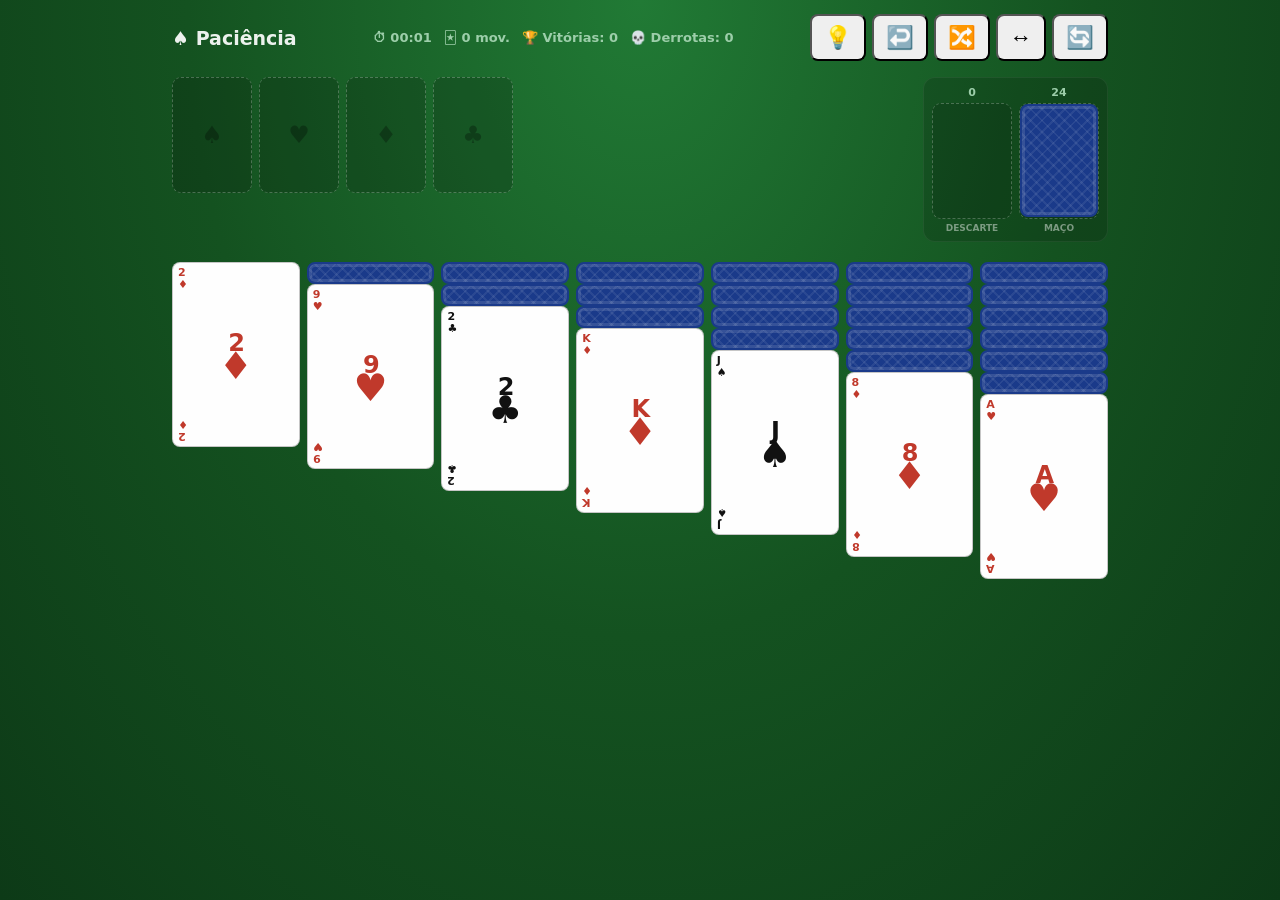
<file: index.html>
<!DOCTYPE html>
<html lang="pt-BR">

<head>
    <meta charset="UTF-8" />
    <meta name="viewport" content="width=device-width, initial-scale=1.0" />
    <title>Paciência – Solitaire</title>
    <link rel="manifest" href="manifest.json">
    <link rel="shortcut icon" href="apple-touch-icon.png" type="image/png">
    <link rel="apple-touch-icon" href="apple-touch-icon.png">
    <link rel="stylesheet" href="style.css">
</head>

<body>

    <div id="game-container">
        <div id="top-bar">
            <div class="brand-section">
                <h1>♠ Paciência</h1>
                <div id="item-atualizar-app" style="display:none; background:#ef4444; color:white; padding:3px 8px; border-radius:6px; font-size:11px; font-weight:bold; cursor:pointer; align-items:center; margin-top:4px;" onclick="forcarAtualizacao()">
                    🔄 Nova versão disponível! Clique para atualizar
                </div>
            </div>
            <div id="stats">
                <span>⏱ <span id="timer">00:00</span></span>
                <span>🃏 <span id="move-count">0</span> mov.</span>
                <span>🏆 Vitórias: <span id="win-count">0</span></span>
                <span>💀 Derrotas: <span id="loss-count">0</span></span>
            </div>
            <div id="controls">
                <button onclick="obterDica()" title="Dica">💡</button>
                <button onclick="desfazerJogada()" title="Voltar">↩️</button>
                <button id="mix-btn" onclick="pedirRedistribuicao()" title="Misturar">🔀</button>
                <button id="auto-btn" onclick="autoComplete()" style="display:none" title="Autocompletar">✨</button>
                <button onclick="alternarLayout()" title="Inverter Lado da Mesa">↔️</button>
                <button onclick="pedirNovoJogo()" title="Novo Jogo">🔄</button>
            </div>
        </div>

        <div id="board-top-wrapper">
            <div id="foundations-area">
                <div class="pile-slot foundation" id="f0" onclick="clickFoundation(0)"><span class="foundation-label">♠</span></div>
                <div class="pile-slot foundation" id="f1" onclick="clickFoundation(1)"><span class="foundation-label">♥</span></div>
                <div class="pile-slot foundation" id="f2" onclick="clickFoundation(2)"><span class="foundation-label">♦</span></div>
                <div class="pile-slot foundation" id="f3" onclick="clickFoundation(3)"><span class="foundation-label">♣</span></div>
            </div>

            <div id="stock-area-top">
                <div class="widget-col">
                    <div class="pile-count" id="waste-count">0</div>
                    <div class="pile-slot waste-pile" id="waste"></div>
                    <div class="pile-label">Descarte</div>
                </div>
                <div class="widget-col">
                    <div class="pile-count" id="stock-count">24</div>
                    <div class="pile-slot stock-pile" id="stock" onclick="clickStock()"></div>
                    <div class="pile-label">Maço</div>
                </div>
            </div>
        </div>

        <div id="tableau-area">
            <div class="tableau-col" id="col0"></div>
            <div class="tableau-col" id="col1"></div>
            <div class="tableau-col" id="col2"></div>
            <div class="tableau-col" id="col3"></div>
            <div class="tableau-col" id="col4"></div>
            <div class="tableau-col" id="col5"></div>
            <div class="tableau-col" id="col6"></div>
        </div>
    </div>

    <div id="toast-msg"></div>

    <div id="confirm-overlay" class="modal-overlay">
        <div class="modal-box">
            <h2 id="confirm-title">Atenção</h2>
            <p id="confirm-msg"></p>
            <div class="btn-group">
                <button class="btn-modal btn-yes" onclick="executarConfirmacao()">Sim, tenho certeza</button>
                <button class="btn-modal btn-no" onclick="fecharConfirmacao()">Cancelar</button>
            </div>
        </div>
    </div>

    <div id="win-overlay" class="modal-overlay">
        <div class="modal-box">
            <h2>🎉 Você venceu!</h2>
            <p id="win-stats"></p>
            <button class="btn-modal btn-yes" style="width:100%; background:#145220" onclick="newGame()">Jogar Novamente</button>
        </div>
    </div>

    <div id="drag-ghost"></div>

    <script src="app.js?v=1.1.6"></script>
    <script>
        let newWorker;
        if ('serviceWorker' in navigator) {
            window.addEventListener('load', () => {
                navigator.serviceWorker.register('sw.js')
                    .then(reg => {
                        reg.addEventListener('updatefound', () => {
                            newWorker = reg.installing;
                            newWorker.addEventListener('statechange', () => {
                                if (newWorker.state === 'installed' && navigator.serviceWorker.controller) {
                                    const itemAtualizar = document.getElementById('item-atualizar-app');
                                    if (itemAtualizar) itemAtualizar.style.display = 'flex';
                                }
                            });
                        });
                    });
            });
        }

        function forcarAtualizacao() {
            if (newWorker) newWorker.postMessage({
                action: 'skipWaiting'
            });
            window.location.reload();
        }
    </script>
</body>

</html>
</file>
<file: style.css>
/* =========================================================
   RESET & BASE
========================================================= */

*,
*::before,
*::after {
    box-sizing: border-box;
    margin: 0;
    padding: 0;
    user-select: none;
}

body {
    font-family: 'Segoe UI', system-ui, sans-serif;
    background: radial-gradient(ellipse at top, #217a35 0%, #145220 50%, #0d3a17 100%);
    min-height: 100vh;
    overflow-x: hidden;
}

#game-container {
    max-width: 960px;
    margin: 0 auto;
    padding: 14px 12px;
    min-height: 100vh;
}

#top-bar {
    display: flex;
    align-items: center;
    justify-content: space-between;
    margin-bottom: 16px;
    flex-wrap: wrap;
    gap: 12px;
}

#top-bar h1 {
    color: rgba(255, 255, 255, 0.92);
    font-size: 19px;
    font-weight: 600;
}

.brand-section {
    display: flex;
    flex-direction: column;
}

#stats {
    display: flex;
    flex-wrap: wrap;
    gap: 12px;
    color: #9dceaa;
    font-size: 13px;
    font-weight: bold;
}

#controls {
    display: flex;
    flex-wrap: wrap;
    gap: 6px;
    justify-content: flex-end;
}


/* =========================================================
   NOVOS BOTÕES DE ÍCONES
========================================================= */

#controls button {
    font-size: 1.4rem;
    /* Aumenta o tamanho dos emojis */
    padding: 8px 12px;
    min-width: 44px;
    /* Garante que fiquem parecidos com botões quadrados */
    border-radius: 8px;
    display: flex;
    justify-content: center;
    align-items: center;
}


/* =========================================================
   INVERSÃO DE LAYOUT (CANHOTO / DESTRA)
========================================================= */

/* Inversão da área do topo (Fundações e Maço) */

body.layout-invertido #board-top-wrapper {
    flex-direction: row-reverse;
}

#controls button:hover {
    background: rgba(255, 255, 255, 0.26);
}


/* =========================================================
   ÁREA DO TOPO
========================================================= */

#board-top-wrapper {
    display: flex;
    justify-content: space-between;
    align-items: flex-start;
    margin-bottom: 20px;
    gap: 20px;
}

#foundations-area {
    display: grid;
    grid-template-columns: repeat(4, 80px);
    gap: 7px;
}

#stock-area-top {
    display: grid;
    grid-template-columns: repeat(2, 80px);
    gap: 7px;
    background: rgba(0, 0, 0, 0.15);
    padding: 8px;
    border-radius: 12px;
    border: 1px solid rgba(255, 255, 255, 0.06);
}

.widget-col {
    display: flex;
    flex-direction: column;
    align-items: center;
}

.pile-label {
    text-align: center;
    color: rgba(255, 255, 255, 0.45);
    font-size: 9px;
    text-transform: uppercase;
    margin-top: 4px;
    font-weight: bold;
}

#tableau-area {
    display: grid;
    grid-template-columns: repeat(7, 1fr);
    gap: 7px;
}


/* =========================================================
   PILHAS E CARTAS
========================================================= */

.pile-slot {
    width: 100%;
    aspect-ratio: 0.69;
    border: 1.5px dashed rgba(255, 255, 255, 0.24);
    border-radius: 9px;
    position: relative;
    background: rgba(0, 0, 0, 0.12);
    cursor: pointer;
}

.pile-slot.foundation {
    background: rgba(0, 0, 0, 0.18);
}

.foundation-label {
    position: absolute;
    top: 50%;
    left: 50%;
    transform: translate(-50%, -50%);
    font-size: 24px;
    opacity: 0.28;
}

.stock-pile:empty::after {
    content: "↺";
    color: rgba(255, 255, 255, 0.38);
    font-size: 32px;
    display: flex;
    align-items: center;
    justify-content: center;
    height: 100%;
}

.tableau-col {
    position: relative;
    min-height: 130px;
}


/* =========================================================
   CARTAS 
========================================================= */

.card {
    width: 100%;
    aspect-ratio: 0.69;
    border-radius: 8px;
    position: relative;
    cursor: pointer;
    border: 0.5px solid rgba(0, 0, 0, 0.22);
}

.card.face-down {
    background-color: #1a3a8a;
    background-image: repeating-linear-gradient(45deg, rgba(255, 255, 255, 0.07) 0px, rgba(255, 255, 255, 0.07) 2px, transparent 2px, transparent 8px), repeating-linear-gradient(-45deg, rgba(255, 255, 255, 0.07) 0px, rgba(255, 255, 255, 0.07) 2px, transparent 2px, transparent 8px);
    border: 2px solid #1a3a8a;
    box-shadow: inset 0 0 0 3px rgba(255, 255, 255, 0.12);
}

.card.face-up {
    background: #fefefe;
    display: flex;
    flex-direction: column;
    justify-content: space-between;
    padding: 4px 5px;
}

.card.face-up.red {
    color: #c0392b;
}

.card.face-up.black {
    color: #111;
}

.card-corner-top {
    display: flex;
    flex-direction: column;
    line-height: 1.1;
    font-size: 11px;
    font-weight: 800;
}

.card-corner-bottom {
    display: flex;
    flex-direction: column;
    align-items: flex-end;
    line-height: 1.1;
    font-size: 11px;
    font-weight: 800;
    transform: rotate(180deg);
}

.card-center-large {
    position: absolute;
    top: 52%;
    left: 50%;
    transform: translate(-50%, -50%);
    display: flex;
    flex-direction: column;
    align-items: center;
    justify-content: center;
    line-height: 0.8;
    pointer-events: none;
    text-align: center;
    width: 100%;
    height: 50%;
}

.card-center-value {
    font-size: 24px;
    font-weight: 900;
    letter-spacing: -1.5px;
}

.card-center-suit {
    font-size: 38px;
    margin-top: -2px;
}

.card-stacked-hidden .card-center-large {
    display: none !important;
}

.card-stacked-hidden {
    overflow: hidden !important;
    height: 30px !important;
}

.card.selected {
    box-shadow: 0 0 0 2.5px #FFD700, 0 4px 14px rgba(255, 215, 0, 0.55);
    transform: translateY(-4px);
    z-index: 200 !important;
}

.tableau-card {
    position: absolute;
    left: 0;
    right: 0;
}

.tableau-card.face-down {
    cursor: default;
}


/* =========================================================
   DICAS E TOAST NOTIFICATIONS
========================================================= */

.hint-highlight {
    animation: hint-pulse 0.4s ease alternate 4;
}

@keyframes hint-pulse {
    from {
        outline: 3px solid transparent;
        box-shadow: 0 0 0 transparent;
    }
    to {
        outline: 3.5px solid #ffeb3b;
        box-shadow: 0 0 15px #ffeb3b;
    }
}

#toast-msg {
    visibility: hidden;
    min-width: 250px;
    background-color: #1e293b;
    color: #fff;
    text-align: center;
    border-radius: 8px;
    padding: 12px 16px;
    position: fixed;
    z-index: 10000;
    left: 50%;
    bottom: -50px;
    transform: translateX(-50%);
    font-size: 14px;
    box-shadow: 0 8px 24px rgba(0, 0, 0, 0.4);
    opacity: 0;
    transition: opacity 0.3s, bottom 0.3s;
    font-weight: bold;
    border: 1px solid #334155;
}

#toast-msg.show {
    visibility: visible;
    opacity: 1;
    bottom: 30px;
}


/* =========================================================
   OVERLAYS E MODAIS REUTILIZÁVEIS
========================================================= */

.modal-overlay {
    display: none;
    position: fixed;
    inset: 0;
    background: rgba(0, 0, 0, 0.75);
    z-index: 1000;
    align-items: center;
    justify-content: center;
    backdrop-filter: blur(2px);
}

.modal-overlay.show {
    display: flex;
}

.modal-box {
    background: #fff;
    border-radius: 16px;
    padding: 28px 32px;
    text-align: center;
    max-width: 360px;
    width: 90%;
    animation: pop-in 0.3s ease;
    box-shadow: 0 20px 40px rgba(0, 0, 0, 0.5);
}

@keyframes pop-in {
    from {
        transform: scale(0.85);
        opacity: 0;
    }
    to {
        transform: scale(1);
        opacity: 1;
    }
}

.modal-box h2 {
    font-size: 22px;
    font-weight: 700;
    color: #1e293b;
    margin-bottom: 12px;
}

.modal-box p {
    color: #475569;
    font-size: 14px;
    margin-bottom: 24px;
    line-height: 1.5;
    font-weight: 500;
}

.btn-group {
    display: flex;
    gap: 10px;
    justify-content: center;
    flex-wrap: wrap;
}

.btn-modal {
    padding: 12px 20px;
    border-radius: 8px;
    font-size: 14px;
    cursor: pointer;
    border: none;
    font-weight: 700;
    flex: 1;
    min-width: 120px;
    transition: opacity 0.2s;
}

.btn-modal:hover {
    opacity: 0.9;
}

.btn-yes {
    background: #e11d48;
    color: white;
}

.btn-no {
    background: #e2e8f0;
    color: #334155;
}


/* =========================================================
   DRAG & DROP
========================================================= */

#drag-ghost {
    position: fixed;
    pointer-events: none;
    z-index: 9999;
    display: none;
    flex-direction: column;
    width: 80px;
    filter: drop-shadow(0 8px 24px rgba(0, 0, 0, 0.55));
}

#drag-ghost .card {
    width: 80px;
    height: auto;
    min-height: 110px;
    position: relative;
    margin-top: -70px;
    border-radius: 8px;
}

#drag-ghost .card:first-child {
    margin-top: 0;
}

.drop-target-valid {
    outline: 2.5px solid #FFD700 !important;
    background: rgba(255, 215, 0, 0.12) !important;
}

.dragging-source {
    opacity: 0.35 !important;
}

@media (max-width: 640px) {
    #board-top-wrapper {
        gap: 10px;
    }
    #foundations-area {
        grid-template-columns: repeat(4, 1fr);
        width: 60%;
    }
    #stock-area-top {
        grid-template-columns: repeat(2, 1fr);
        width: 38%;
    }
}


/* =========================================================
   ANIMAÇÃO DE MISTURAR CARTAS
========================================================= */


/* =========================================================
   ANIMAÇÕES DE MISTURAR CARTAS
========================================================= */


/* 1. Animação de Recolher (Sugador) */

.anim-recolher {
    animation: sugador-cartas 0.6s cubic-bezier(0.4, 0, 0.2, 1) forwards;
    pointer-events: none;
    z-index: 1000 !important;
}

@keyframes sugador-cartas {
    0% {
        transform: scale(1) rotate(0deg);
        opacity: 1;
    }
    100% {
        transform: scale(0) rotate(720deg);
        opacity: 0;
    }
}


/* 2. Animação de Devolver (Efeito Mola/Distribuição) */

.anim-distribuir {
    animation: cuspidor-cartas 0.6s cubic-bezier(0.175, 0.885, 0.32, 1.275) forwards;
    pointer-events: none;
}

@keyframes cuspidor-cartas {
    0% {
        transform: scale(0) rotate(-720deg);
        opacity: 0;
    }
    100% {
        transform: scale(1) rotate(0deg);
        opacity: 1;
    }
}

.pile-count {
    text-align: center;
    color: #9dceaa;
    font-size: 11px;
    font-weight: bold;
    margin-bottom: 4px;
}
</file>
